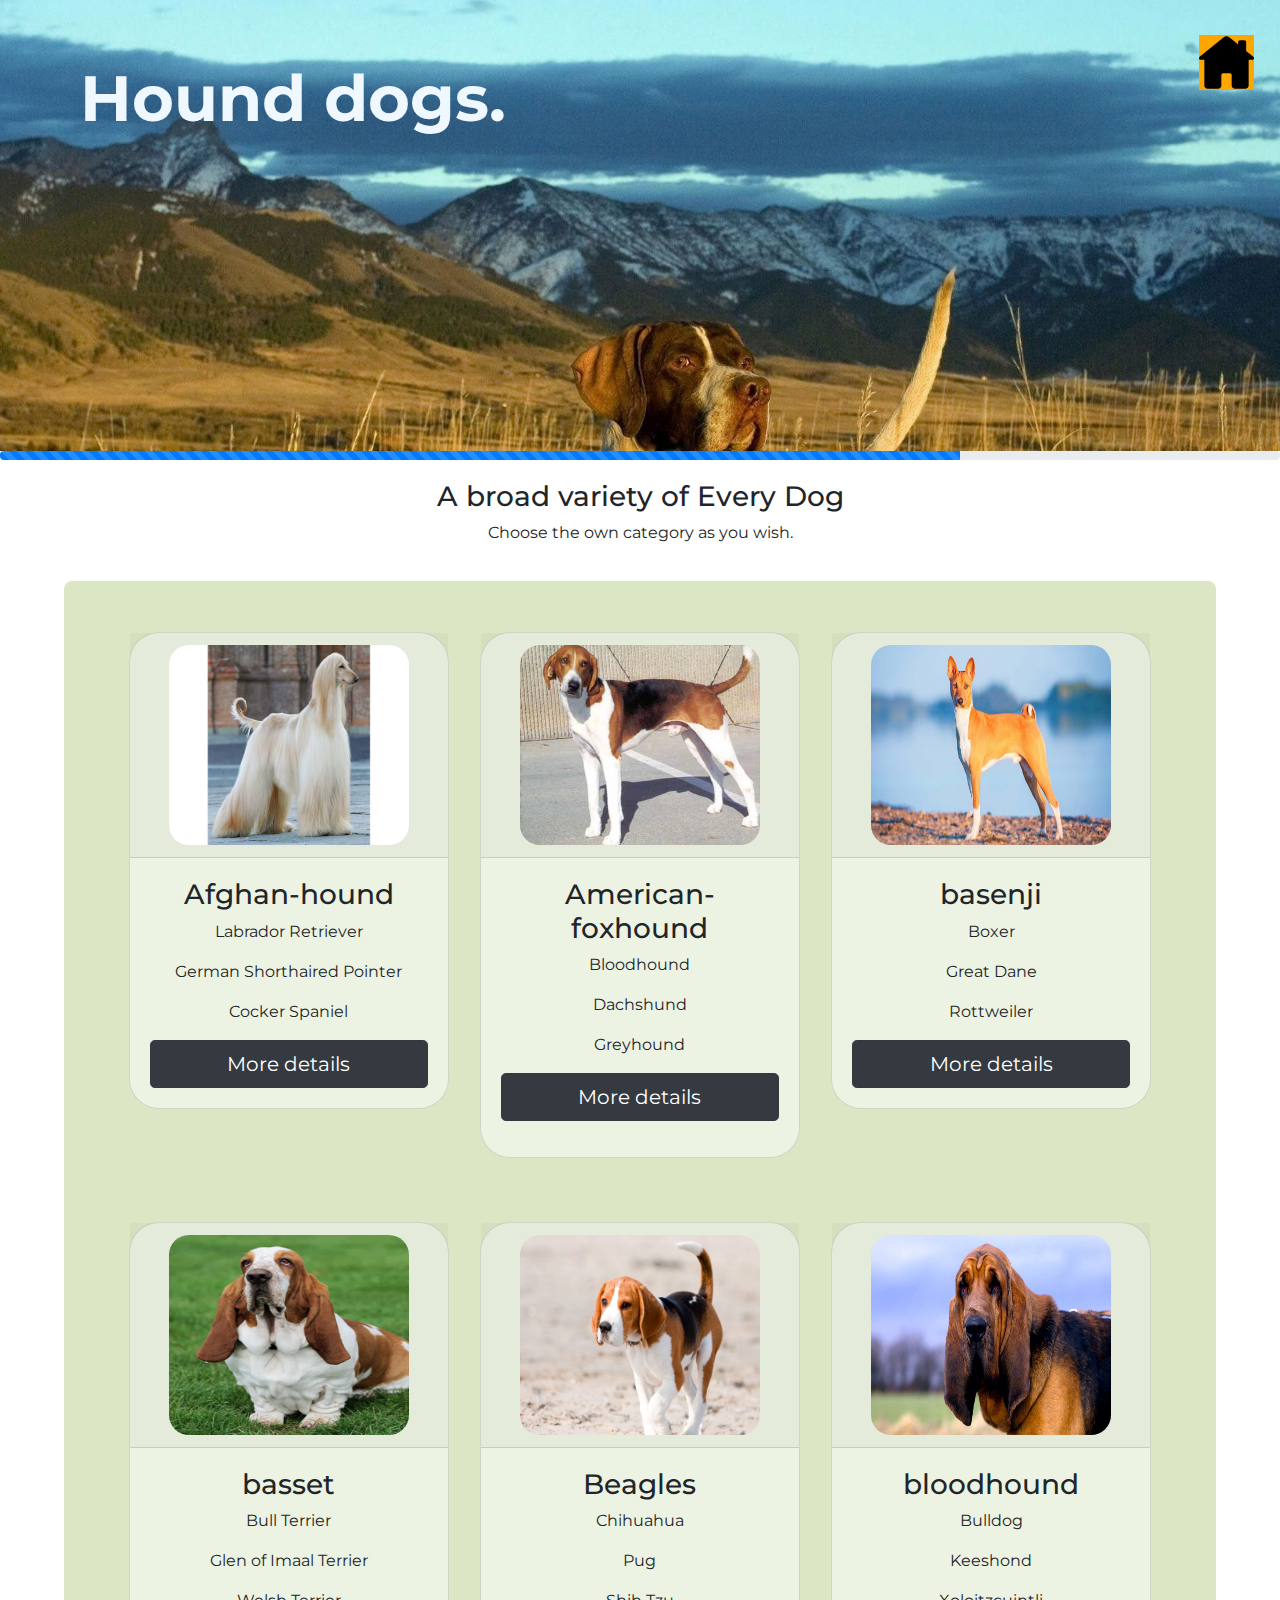
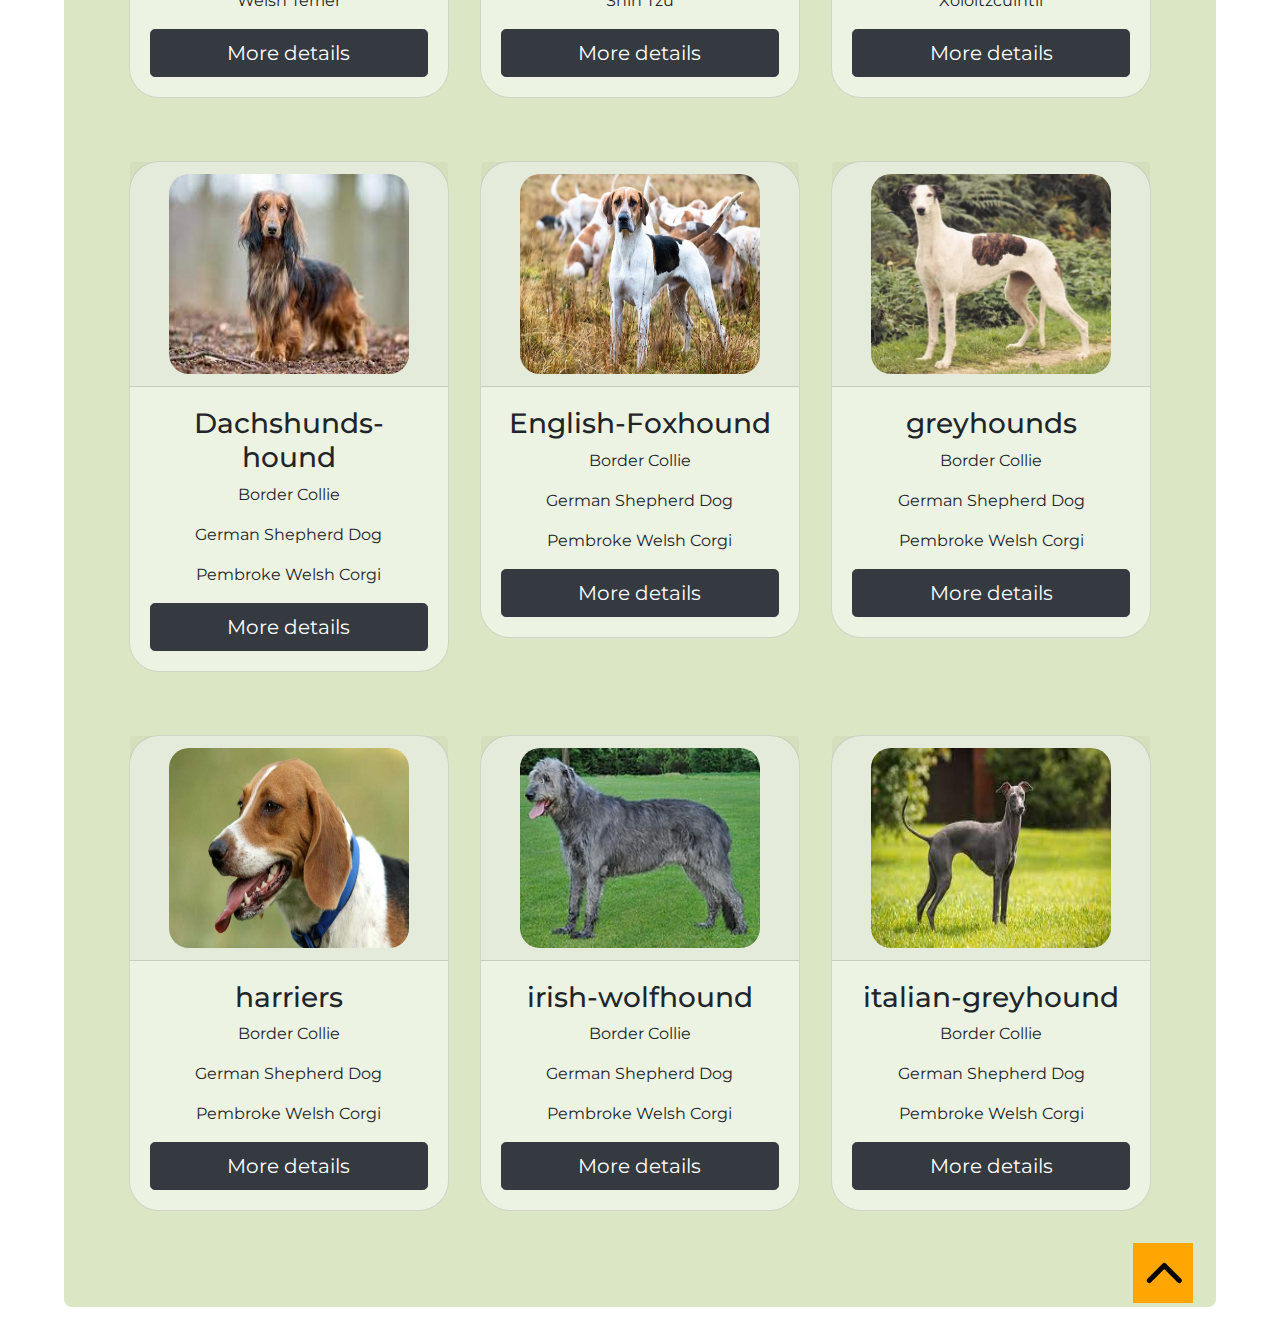
<file: hound.html>
<!DOCTYPE html>
<html lang="en">
<head>
    <meta charset="UTF-8">
    <meta http-equiv="X-UA-Compatible" content="IE=edge">
    <meta name="viewport" content="width=device-width, initial-scale=1.0">
    <title>Hound dog</title>
<!-- css links -->
    <link rel="stylesheet" href="https://cdn.jsdelivr.net/npm/bootstrap@4.0.0/dist/css/bootstrap.min.css" integrity="sha384-Gn5384xqQ1aoWXA+058RXPxPg6fy4IWvTNh0E263XmFcJlSAwiGgFAW/dAiS6JXm" crossorigin="anonymous">
    <link rel="stylesheet"  href="css/style2.css">
    <!-- css links end -->

<!-- bootstrap javascripts -->
<script src="https://code.jquery.com/jquery-3.2.1.slim.min.js" integrity="sha384-KJ3o2DKtIkvYIK3UENzmM7KCkRr/rE9/Qpg6aAZGJwFDMVNA/GpGFF93hXpG5KkN" crossorigin="anonymous"></script>
<script src="https://cdn.jsdelivr.net/npm/popper.js@1.12.9/dist/umd/popper.min.js" integrity="sha384-ApNbgh9B+Y1QKtv3Rn7W3mgPxhU9K/ScQsAP7hUibX39j7fakFPskvXusvfa0b4Q" crossorigin="anonymous"></script>
<script src="https://cdn.jsdelivr.net/npm/bootstrap@4.0.0/dist/js/bootstrap.min.js" integrity="sha384-JZR6Spejh4U02d8jOt6vLEHfe/JQGiRRSQQxSfFWpi1MquVdAyjUar5+76PVCmYl" crossorigin="anonymous"></script>
<!-- bootstrap javascripts ends-->


<!-- links for google fonts   -->
<link rel="preconnect" href="https://fonts.googleapis.com">
<link rel="preconnect" href="https://fonts.gstatic.com" crossorigin>
<link href="https://fonts.googleapis.com/css2?family=Montserrat:wght@900&display=swap" rel="stylesheet">

</head>
<body class="bod">
    <section id="title" style=" background-image: url('hounds/2171491.jpg')">
    <div class="row myrow">
        <div class="col-md-6 " >
          <a href="index.html"><img class="homebutton" src="sporting/home-svgrepo-com (2).svg"  ></a>
         <h1 class=title-head style="padding-bottom:4em ;"><b>Hound dogs.</b></h1>
       
         </div>
     
          
       </div>
    </section>

<!-- scroll bar horizontal -->

    <div class="progress bar" style="height: 9px;">
        <div class=" bar progress-bar progress-bar-striped progress-bar-animated" role="progressbar" aria-valuenow="50" aria-valuemin="0" aria-valuemax="100" style="width: 75%"></div>
      </div>
      

      <!-- scroll bar horizontal ends -->

<!-- list of dogs -->

<section id="breeds"  >
    <div class="pricing-head">
      <h3>A broad variety of Every Dog</h3>
      <p>Choose the own category as you wish.</p>
    </div>
    <!-- code for making cards starts here  -->
   <div class="container-fluid" style="background-color:rgb(219, 231, 196) ;">
    <div class="row">  
    
      <div class="col-md-6 col-lg-4 pricing-column">
        <div class="card card-item cards">
          <div class="card-header">
            <img class="breed-images" src="hounds/Afghan-hound-hound.jpg" alt="american walter spaniel">
          </div>
          <div class="card-body">
            <h3>Afghan-hound</h3>
            <p>Labrador Retriever</p>
            <p>German Shorthaired Pointer</p>
            <p>Cocker Spaniel</p>
            <a href="sporting.html"><button type="button" class="btn btn-dark btn-lg btn-block breedButtons">More details</button></a>
          </div>
        </div> 
      </div> 
   
      
      <div class="col-md-6 col-lg-4 pricing-column">
        <div class="card card-item cards">
            <div class="card-header">
                <img class="breed-images" src="hounds/american-foxhound-hound.jpg" alt="american walter spaniel">

            </div>
            <div class="card-body">
               <h3>American-foxhound</h3>
               <p>Bloodhound</p>
               <p>Dachshund </p>
               <p>Greyhound<p>
                <a href="hound.html"><button type="button" class="btn btn-dark btn-lg btn-block breedButtons">More details</button></a>
              </div>
        </div> 
       </div>
 
      
       <div class="col-lg-4 col-md-6 pricing-column"> 
         <div class="card card-item cards">  
           
          <div class="card-header">
            <img class="breed-images" src="hounds/basenji-hound.jpg" alt="Chesapeake Bay Retrievers">

           </div>
          <div class="card-body">
             <h3>basenji</h3>
             <p>Boxer</p>
             <p>Great Dane</p>
             <p>Rottweiler</p>
             <a href="working.html"><button type="button" class="btn btn-dark btn-lg btn-block breedButtons">More details</button></a>
            </div>
        </div>
       </div>


       <div class="col-lg-4 col-md-6 pricing-column"> 
        <div class="card card-item cards">  
          
         <div class="card-header">
            <img class="breed-images" src="hounds/basset-hound.jpg" alt="Clumber spaniel">

          </div>
         <div class="card-body">
            <h3>basset</h3>
            <p>Bull Terrier</p>
            <p>Glen of Imaal Terrier</p>
            <p>Welsh Terrier</p>
            <a href="terrier.html"><button type="button" class="btn btn-dark btn-lg btn-block breedButtons">More details</button></a>
           </div>
       </div>
      </div>


      <div class="col-lg-4 col-md-6 pricing-column"> 
        <div class="card card-item cards">  
          
         <div class="card-header">
            <img class="breed-images" src="hounds/beagles-hound.jpg" alt="english setter">

          </div>
         <div class="card-body">
            <h3>Beagles</h3>
            <p>Chihuahua</p>
            <p>Pug</p>
            <p>Shih Tzu</p>
            <a href="toy.html"><button type="button" class="btn btn-dark btn-lg btn-block breedButtons">More details</button></a>
           </div>
       </div>
      </div>


      <div class="col-lg-4 col-md-6 pricing-column"> 
        <div class="card card-item cards">  
          
         <div class="card-header">
            <img class="breed-images" src="hounds/bloodhound-dound.jpg" alt="english-cocker-spaniel">

          </div>
         <div class="card-body">
            <h3>bloodhound</h3>
            <p>Bulldog</p>
            <p>Keeshond</p>
            <p>Xoloitzcuintli</p>
            <a href="nonsporting.html"><button type="button" class="btn btn-dark btn-lg btn-block breedButtons">More details</button></a>
           </div>
       </div>
      </div>


      <div class="col-md-6 col-lg-4  pricing-column"> 
        <div class="card card-item cards">  
          
         <div class="card-header">
            <img class="breed-images" src="hounds/dachshunds-honnd.jfif" alt="english-springer-spaniel">

          </div>
         <div class="card-body crdBody">
            <h3>Dachshunds-hound</h3>
            <p>Border Collie</p>
            <p>German Shepherd Dog</p>
            <p>Pembroke Welsh Corgi</p>
            <a href="herding.html"><button type="button" class="btn btn-dark btn-lg btn-block breedButtons">More details</button></a>
           </div>
       </div>
      </div>


      <div class="col-md-6 col-lg-4  pricing-column"> 
        <div class="card card-item cards">  
          
         <div class="card-header">
            <img class="breed-images" src="hounds/English-Foxhound-hound.jpg" alt="German Shorthaired Pointers">

          </div>
         <div class="card-body crdBody">
            <h3>English-Foxhound</h3>
            <p>Border Collie</p>
            <p>German Shepherd Dog</p>
            <p>Pembroke Welsh Corgi</p>
            <a href="herding.html"><button type="button" class="btn btn-dark btn-lg btn-block breedButtons">More details</button></a>
           </div>
       </div>
      </div>


      <div class="col-md-6 col-lg-4  pricing-column"> 
        <div class="card card-item cards">  
          
         <div class="card-header">
            <img class="breed-images" src="hounds/greyhounds.webp" alt="German Wirehaired Pointers">

          </div>
         <div class="card-body crdBody">
            <h3>greyhounds</h3>
            <p>Border Collie</p>
            <p>German Shepherd Dog</p>
            <p>Pembroke Welsh Corgi</p>
            <a href="herding.html"><button type="button" class="btn btn-dark btn-lg btn-block breedButtons">More details</button></a>
           </div>
       </div>
      </div>


      <div class="col-md-6 col-lg-4 pricing-column"> 
        <div class="card card-item cards">  
          
         <div class="card-header">
            <img class="breed-images" src="hounds/harriers-hound.jpg" alt="Labrador-Retriever">

          </div>
         <div class="card-body crdBody">
            <h3>harriers</h3>
            <p>Border Collie</p>
            <p>German Shepherd Dog</p>
            <p>Pembroke Welsh Corgi</p>
            <a href="herding.html"><button type="button" class="btn btn-dark btn-lg btn-block breedButtons">More details</button></a>
           </div>
       </div>
      </div>


      <div class="col-md-6 col-lg-4  pricing-column"> 
        <div class="card card-item cards">  
          
         <div class="card-header">
            <img class="breed-images" src="hounds/irish-wolfhound-hound.jpg" alt="Weimaraners">

          </div>
         <div class="card-body crdBody">
            <h3>irish-wolfhound</h3>
            <p>Border Collie</p>
            <p>German Shepherd Dog</p>
            <p>Pembroke Welsh Corgi</p>
            <a href="herding.html"><button type="button" class="btn btn-dark btn-lg btn-block breedButtons">More details</button></a>
           </div>
       </div>
      </div>


      <div class="col-md-6 col-lg-4  pricing-column"> 
        <div class="card card-item cards">  
          
         <div class="card-header">
            <img class="breed-images" src="hounds/italian-greyhound-hound.jfif" alt="Weimaraners">

          </div>
         <div class="card-body crdBody">
            <h3>italian-greyhound</h3>
            <p>Border Collie</p>
            <p>German Shepherd Dog</p>
            <p>Pembroke Welsh Corgi</p>
            <a href="herding.html"><button type="button" class="btn btn-dark btn-lg btn-block breedButtons">More details</button></a>
           </div>
       </div>
      </div>
      
      
    </div>
    <a href="#title"><img class="footer" src="sporting/up-svgrepo-com.svg"></a>

   </div>

    
  </section>


<!-- list of dogs ends -->

</body>
</html>
</file>
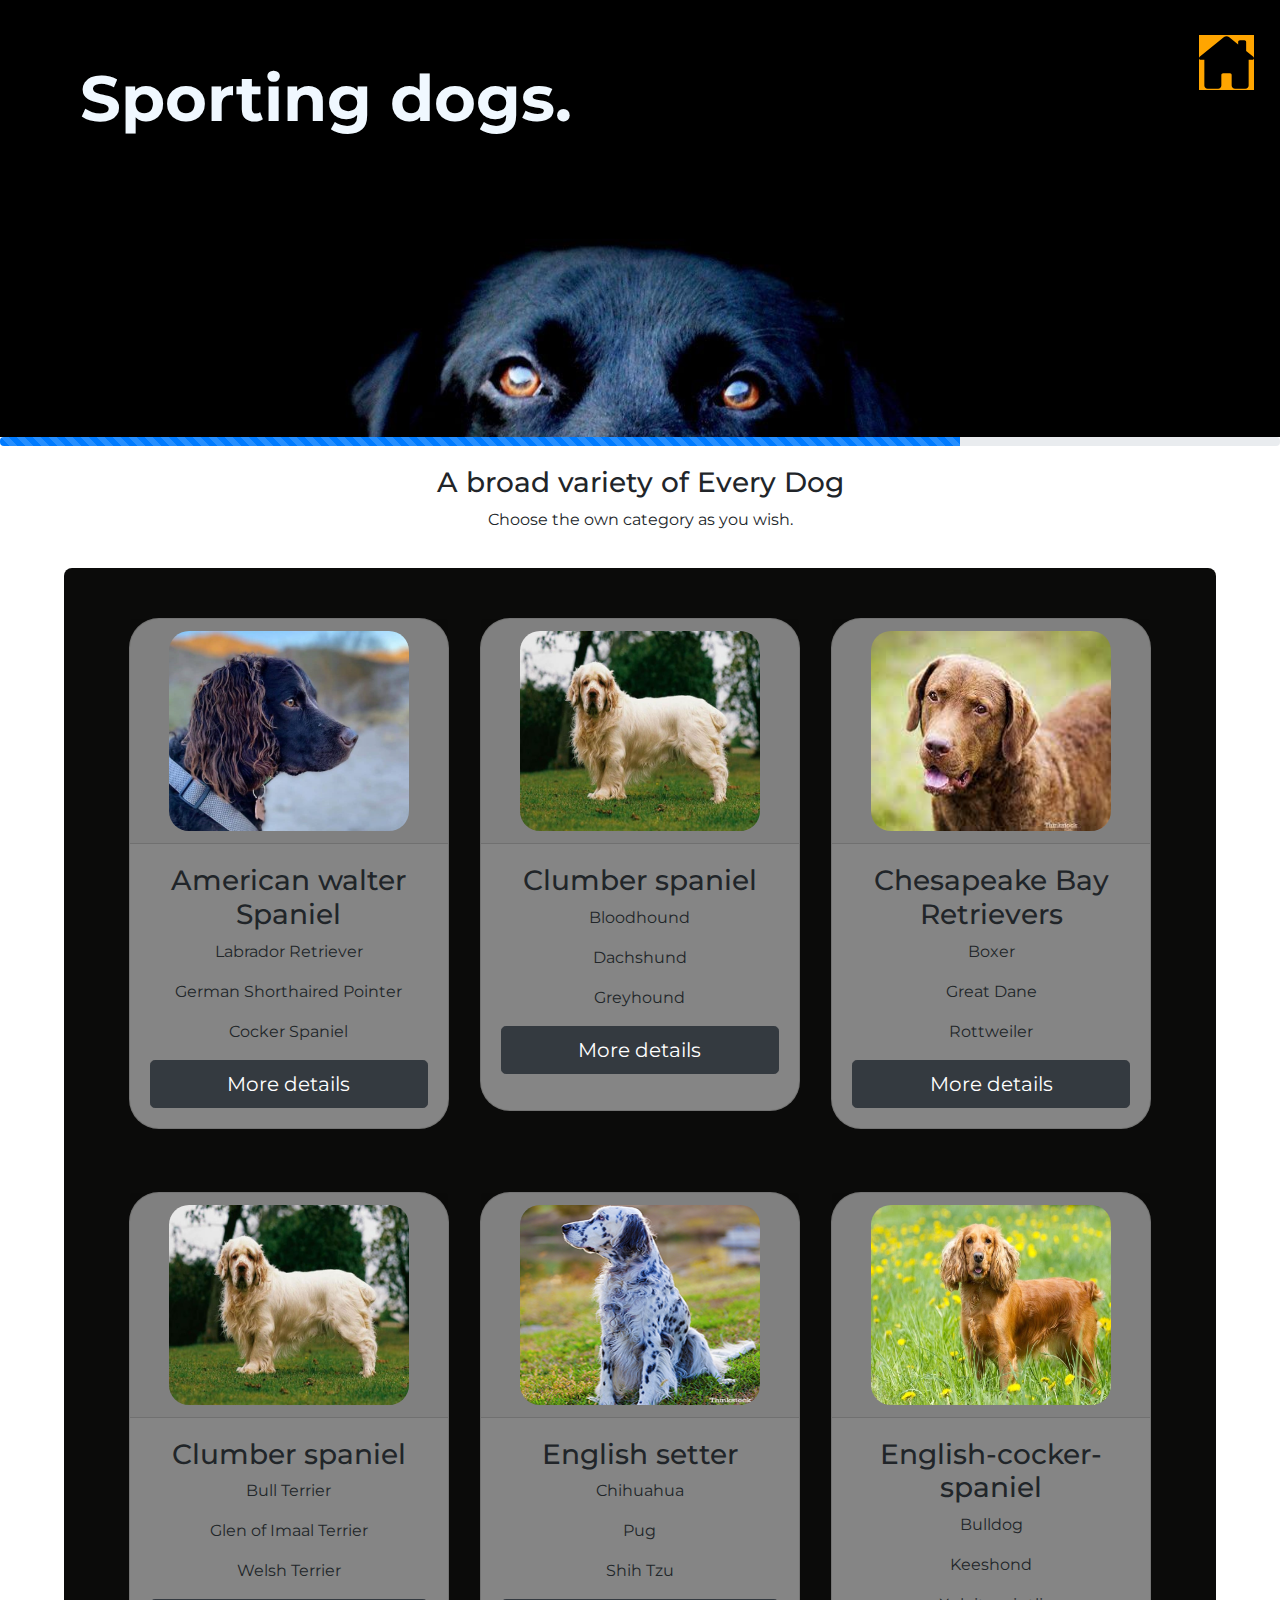
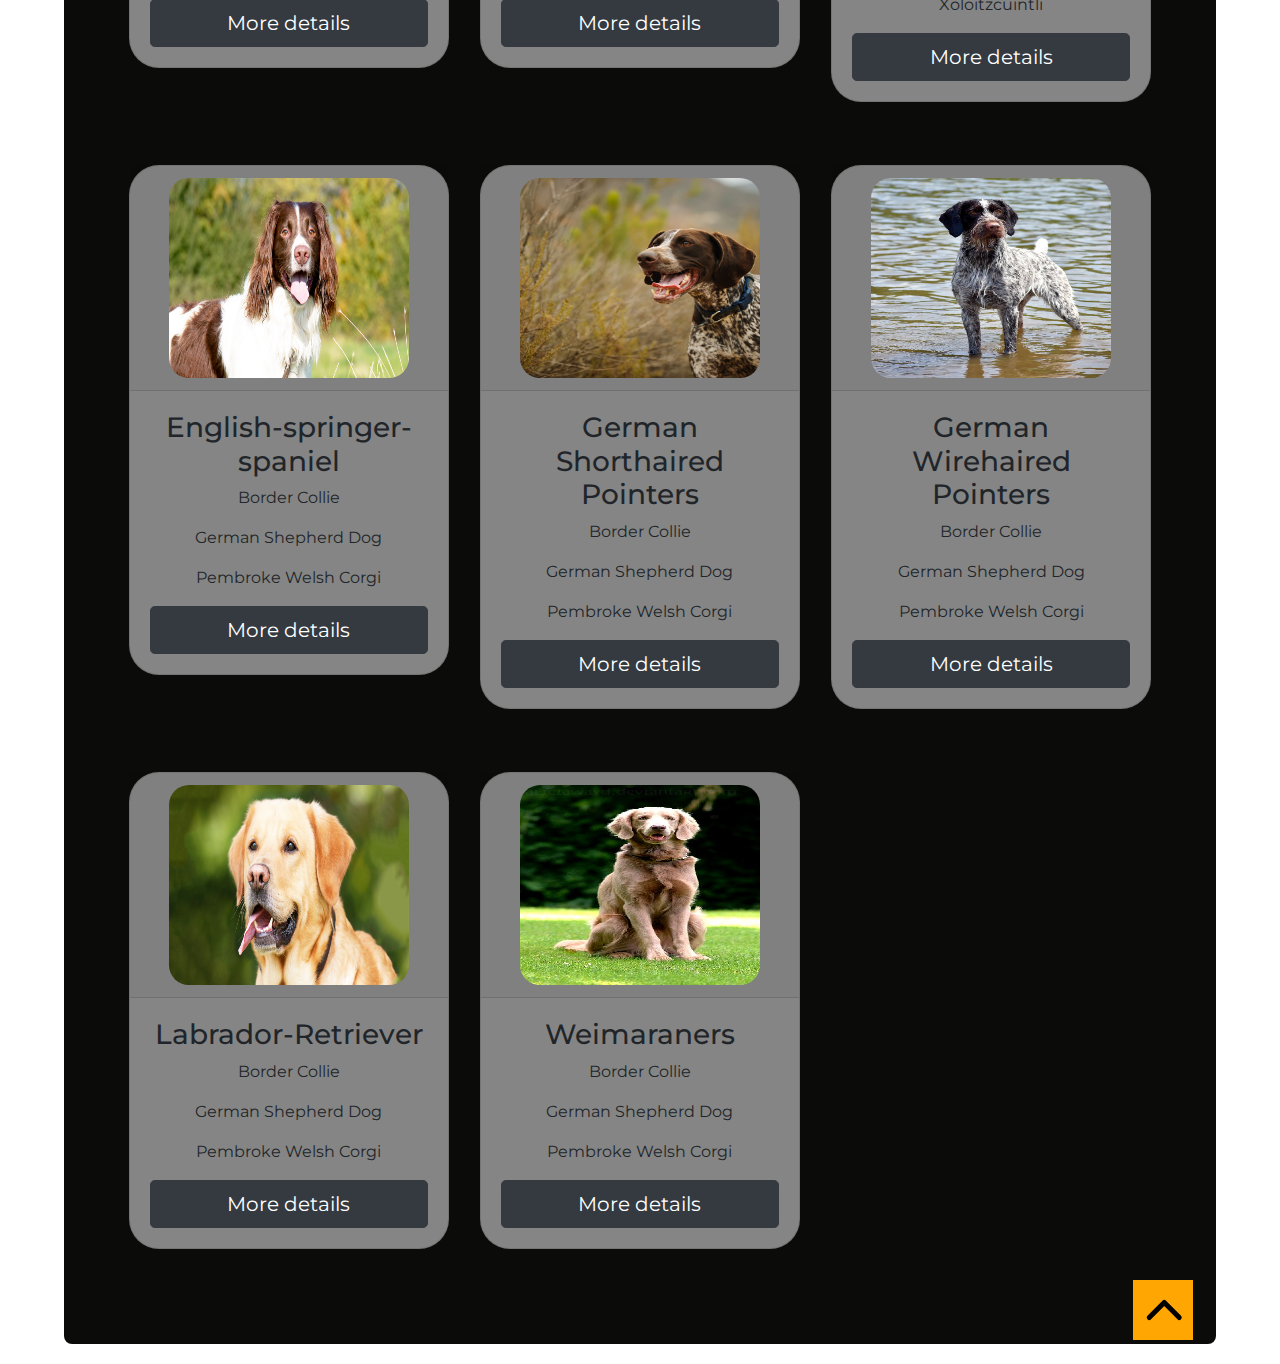
<file: sporting.html>
<!DOCTYPE html>
<html lang="en">
<head>
    <meta charset="UTF-8">
    <meta http-equiv="X-UA-Compatible" content="IE=edge">
    <meta name="viewport" content="width=device-width, initial-scale=1.0">
    <title>sporting dog</title>
<!-- css links -->
    <link rel="stylesheet" href="https://cdn.jsdelivr.net/npm/bootstrap@4.0.0/dist/css/bootstrap.min.css" integrity="sha384-Gn5384xqQ1aoWXA+058RXPxPg6fy4IWvTNh0E263XmFcJlSAwiGgFAW/dAiS6JXm" crossorigin="anonymous">
    <link rel="stylesheet"  href="css/style2.css">
    <!-- css links end -->

<!-- bootstrap javascripts -->
<script src="https://code.jquery.com/jquery-3.2.1.slim.min.js" integrity="sha384-KJ3o2DKtIkvYIK3UENzmM7KCkRr/rE9/Qpg6aAZGJwFDMVNA/GpGFF93hXpG5KkN" crossorigin="anonymous"></script>
<script src="https://cdn.jsdelivr.net/npm/popper.js@1.12.9/dist/umd/popper.min.js" integrity="sha384-ApNbgh9B+Y1QKtv3Rn7W3mgPxhU9K/ScQsAP7hUibX39j7fakFPskvXusvfa0b4Q" crossorigin="anonymous"></script>
<script src="https://cdn.jsdelivr.net/npm/bootstrap@4.0.0/dist/js/bootstrap.min.js" integrity="sha384-JZR6Spejh4U02d8jOt6vLEHfe/JQGiRRSQQxSfFWpi1MquVdAyjUar5+76PVCmYl" crossorigin="anonymous"></script>
<!-- bootstrap javascripts ends-->


<!-- links for google fonts   -->
<link rel="preconnect" href="https://fonts.googleapis.com">
<link rel="preconnect" href="https://fonts.gstatic.com" crossorigin>
<link href="https://fonts.googleapis.com/css2?family=Montserrat:wght@900&display=swap" rel="stylesheet">

</head>
<body class="bod">
    <section id="title" style=" background-image: url('sporting/sporting\ back.jpg')">
    <div class="row myrow">
        <div class="col-md-6 " >
          <a href="index.html"><img class="homebutton" src="sporting/home-svgrepo-com (2).svg"  ></a>
         <h1 class=title-head><b>Sporting dogs.</b></h1>
       
         </div>
     
          <div class="col-md-6" >
           <div class="videoContainer">
            <iframe  class=" video"  src="https://www.youtube.com/embed/naF3NgkMhr0" title="YouTube video player" frameborder="0" allow="accelerometer; autoplay; clipboard-write; encrypted-media; gyroscope; picture-in-picture" allowfullscreen></iframe>
           </div>
          </div>
       </div>
    </section>

<!-- scroll bar horizontal -->

    <div class="progress bar" style="height: 9px;">
        <div class=" bar progress-bar progress-bar-striped progress-bar-animated" role="progressbar" aria-valuenow="50" aria-valuemin="0" aria-valuemax="100" style="width: 75%"></div>
      </div>
      

      <!-- scroll bar horizontal ends -->

<!-- list of dogs -->

<section id="breeds"  >
    <div class="pricing-head">
      <h3>A broad variety of Every Dog</h3>
      <p>Choose the own category as you wish.</p>
    </div>
    <!-- code for making cards starts here  -->
   <div class="container-fluid">
    <div class="row">  
    
      <div class="col-md-6 col-lg-4 pricing-column">
        <div class="card card-item cards">
          <div class="card-header">
            <img class="breed-images" src="sporting/American Water Spaniels-sporting.jpg" alt="american walter spaniel">
          </div>
          <div class="card-body">
            <h3>American walter Spaniel</h3>
            <p>Labrador Retriever</p>
            <p>German Shorthaired Pointer</p>
            <p>Cocker Spaniel</p>
            <a href="sporting.html"><button type="button" class="btn btn-dark btn-lg btn-block breedButtons">More details</button></a>
          </div>
        </div> 
      </div> 
   
      
      <div class="col-md-6 col-lg-4 pricing-column">
        <div class="card card-item cards">
            <div class="card-header">
                <img class="breed-images" src="sporting/clumber-spaniel-sporting.jpg" alt="american walter spaniel">

            </div>
            <div class="card-body">
               <h3>Clumber spaniel</h3>
               <p>Bloodhound</p>
               <p>Dachshund </p>
               <p>Greyhound<p>
                <a href="hound.html"><button type="button" class="btn btn-dark btn-lg btn-block breedButtons">More details</button></a>
              </div>
        </div> 
       </div>
 
      
       <div class="col-lg-4 col-md-6 pricing-column"> 
         <div class="card card-item cards">  
           
          <div class="card-header">
            <img class="breed-images" src="sporting/Chesapeake Bay Retrievers-sporting.jfif" alt="Chesapeake Bay Retrievers">

           </div>
          <div class="card-body">
             <h3>Chesapeake Bay Retrievers</h3>
             <p>Boxer</p>
             <p>Great Dane</p>
             <p>Rottweiler</p>
             <a href="working.html"><button type="button" class="btn btn-dark btn-lg btn-block breedButtons">More details</button></a>
            </div>
        </div>
       </div>


       <div class="col-lg-4 col-md-6 pricing-column"> 
        <div class="card card-item cards">  
          
         <div class="card-header">
            <img class="breed-images" src="sporting/clumber-spaniel-sporting.jpg" alt="Clumber spaniel">

          </div>
         <div class="card-body">
            <h3>Clumber spaniel</h3>
            <p>Bull Terrier</p>
            <p>Glen of Imaal Terrier</p>
            <p>Welsh Terrier</p>
            <a href="terrier.html"><button type="button" class="btn btn-dark btn-lg btn-block breedButtons">More details</button></a>
           </div>
       </div>
      </div>


      <div class="col-lg-4 col-md-6 pricing-column"> 
        <div class="card card-item cards">  
          
         <div class="card-header">
            <img class="breed-images" src="sporting/English Setters-sporting.jpg" alt="english setter">

          </div>
         <div class="card-body">
            <h3>English setter</h3>
            <p>Chihuahua</p>
            <p>Pug</p>
            <p>Shih Tzu</p>
            <a href="toy.html"><button type="button" class="btn btn-dark btn-lg btn-block breedButtons">More details</button></a>
           </div>
       </div>
      </div>


      <div class="col-lg-4 col-md-6 pricing-column"> 
        <div class="card card-item cards">  
          
         <div class="card-header">
            <img class="breed-images" src="sporting/english-cocker-spaniel-sporting.jpg" alt="english-cocker-spaniel">

          </div>
         <div class="card-body">
            <h3>English-cocker-spaniel</h3>
            <p>Bulldog</p>
            <p>Keeshond</p>
            <p>Xoloitzcuintli</p>
            <a href="nonsporting.html"><button type="button" class="btn btn-dark btn-lg btn-block breedButtons">More details</button></a>
           </div>
       </div>
      </div>


      <div class="col-md-6 col-lg-4  pricing-column"> 
        <div class="card card-item cards">  
          
         <div class="card-header">
            <img class="breed-images" src="sporting/english-springer-spaniel-HERO-sporting.webp" alt="english-springer-spaniel">

          </div>
         <div class="card-body crdBody">
            <h3>English-springer-spaniel</h3>
            <p>Border Collie</p>
            <p>German Shepherd Dog</p>
            <p>Pembroke Welsh Corgi</p>
            <a href="herding.html"><button type="button" class="btn btn-dark btn-lg btn-block breedButtons">More details</button></a>
           </div>
       </div>
      </div>


      <div class="col-md-6 col-lg-4  pricing-column"> 
        <div class="card card-item cards">  
          
         <div class="card-header">
            <img class="breed-images" src="sporting/German Shorthaired Pointers-sporting.jpg" alt="German Shorthaired Pointers">

          </div>
         <div class="card-body crdBody">
            <h3>German Shorthaired Pointers</h3>
            <p>Border Collie</p>
            <p>German Shepherd Dog</p>
            <p>Pembroke Welsh Corgi</p>
            <a href="herding.html"><button type="button" class="btn btn-dark btn-lg btn-block breedButtons">More details</button></a>
           </div>
       </div>
      </div>


      <div class="col-md-6 col-lg-4  pricing-column"> 
        <div class="card card-item cards">  
          
         <div class="card-header">
            <img class="breed-images" src="sporting/German Wirehaired Pointers-sporting.jpeg" alt="German Wirehaired Pointers">

          </div>
         <div class="card-body crdBody">
            <h3>German Wirehaired Pointers</h3>
            <p>Border Collie</p>
            <p>German Shepherd Dog</p>
            <p>Pembroke Welsh Corgi</p>
            <a href="herding.html"><button type="button" class="btn btn-dark btn-lg btn-block breedButtons">More details</button></a>
           </div>
       </div>
      </div>


      <div class="col-md-6 col-lg-4 pricing-column"> 
        <div class="card card-item cards">  
          
         <div class="card-header">
            <img class="breed-images" src="sporting/Labrador-Retriever-Hero-sporting.webp" alt="Labrador-Retriever">

          </div>
         <div class="card-body crdBody">
            <h3>Labrador-Retriever</h3>
            <p>Border Collie</p>
            <p>German Shepherd Dog</p>
            <p>Pembroke Welsh Corgi</p>
            <a href="herding.html"><button type="button" class="btn btn-dark btn-lg btn-block breedButtons">More details</button></a>
           </div>
       </div>
      </div>


      <div class="col-md-6 col-lg-4  pricing-column"> 
        <div class="card card-item cards">  
          
         <div class="card-header">
            <img class="breed-images" src="sporting/Weimaraners, Golden Retrievers-sporting.jpg" alt="Weimaraners">

          </div>
         <div class="card-body crdBody">
            <h3>Weimaraners</h3>
            <p>Border Collie</p>
            <p>German Shepherd Dog</p>
            <p>Pembroke Welsh Corgi</p>
            <a href="herding.html"><button type="button" class="btn btn-dark btn-lg btn-block breedButtons">More details</button></a>
           </div>
       </div>
      </div>
      
      
    </div>
    <a href="#title"><img class="footer" src="sporting/up-svgrepo-com.svg"></a>

   </div>

    
  </section>


<!-- list of dogs ends -->

</body>
</html>
</file>
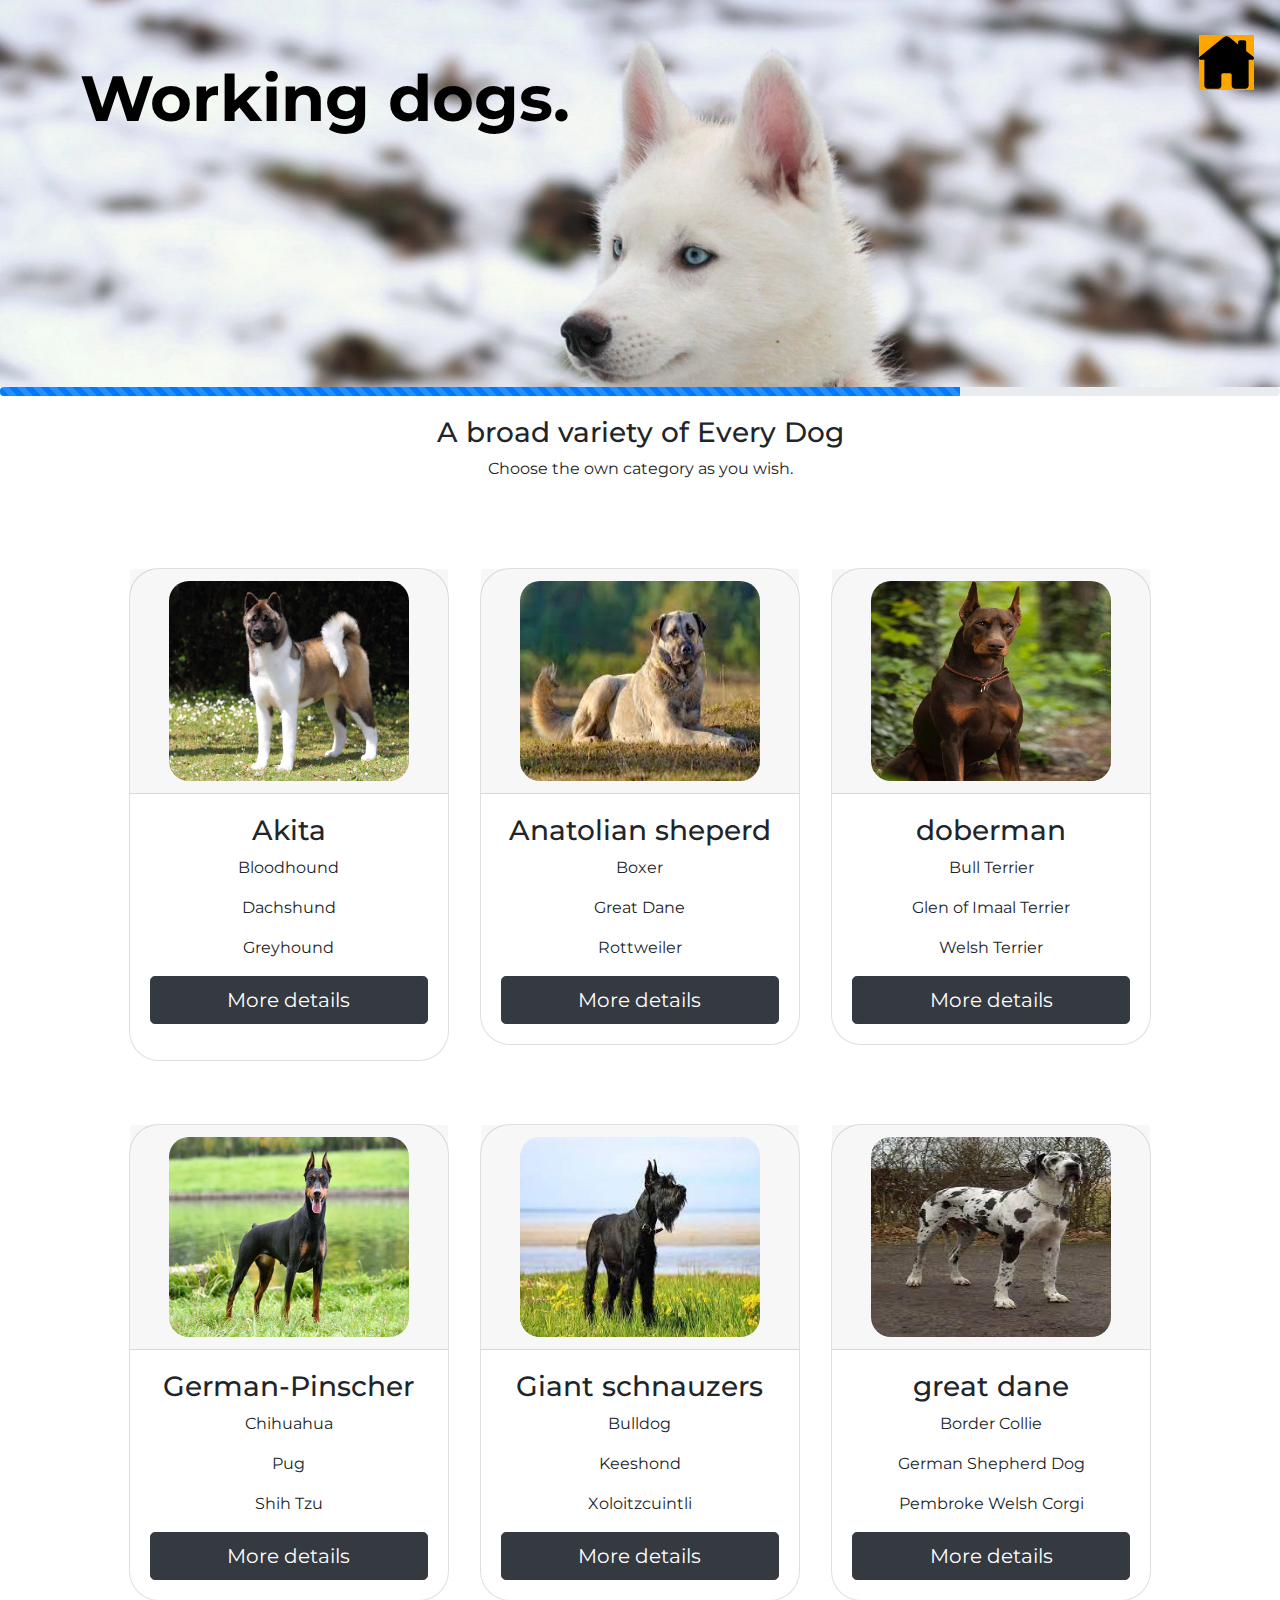
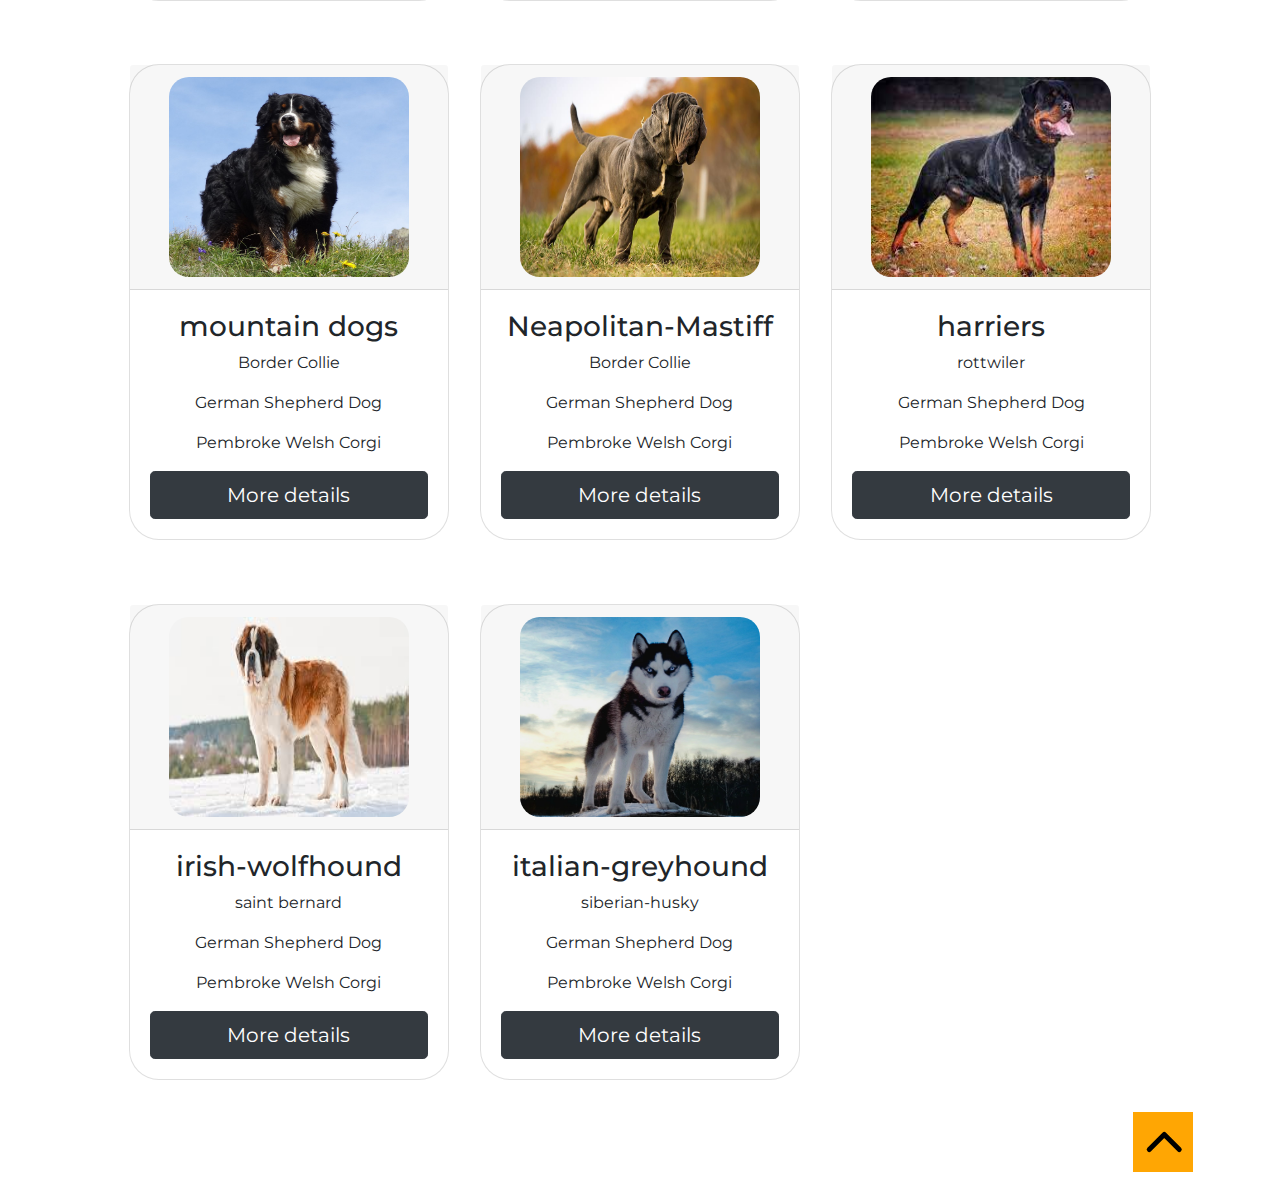
<file: working.html>
<!DOCTYPE html>
<html lang="en">
<head>
    <meta charset="UTF-8">
    <meta http-equiv="X-UA-Compatible" content="IE=edge">
    <meta name="viewport" content="width=device-width, initial-scale=1.0">
    <title>Working dog</title>
<!-- css links -->
    <link rel="stylesheet" href="https://cdn.jsdelivr.net/npm/bootstrap@4.0.0/dist/css/bootstrap.min.css" integrity="sha384-Gn5384xqQ1aoWXA+058RXPxPg6fy4IWvTNh0E263XmFcJlSAwiGgFAW/dAiS6JXm" crossorigin="anonymous">
    <link rel="stylesheet"  href="css/style2.css">
    <!-- css links end -->

<!-- bootstrap javascripts -->
<script src="https://code.jquery.com/jquery-3.2.1.slim.min.js" integrity="sha384-KJ3o2DKtIkvYIK3UENzmM7KCkRr/rE9/Qpg6aAZGJwFDMVNA/GpGFF93hXpG5KkN" crossorigin="anonymous"></script>
<script src="https://cdn.jsdelivr.net/npm/popper.js@1.12.9/dist/umd/popper.min.js" integrity="sha384-ApNbgh9B+Y1QKtv3Rn7W3mgPxhU9K/ScQsAP7hUibX39j7fakFPskvXusvfa0b4Q" crossorigin="anonymous"></script>
<script src="https://cdn.jsdelivr.net/npm/bootstrap@4.0.0/dist/js/bootstrap.min.js" integrity="sha384-JZR6Spejh4U02d8jOt6vLEHfe/JQGiRRSQQxSfFWpi1MquVdAyjUar5+76PVCmYl" crossorigin="anonymous"></script>
<!-- bootstrap javascripts ends-->


<!-- links for google fonts   -->
<link rel="preconnect" href="https://fonts.googleapis.com">
<link rel="preconnect" href="https://fonts.gstatic.com" crossorigin>
<link href="https://fonts.googleapis.com/css2?family=Montserrat:wght@900&display=swap" rel="stylesheet">

</head>
<body class="bod">
    <section id="title" style=" background-image: url('working/1708621.jpg')">
    <div class="row myrow">
        <div class="col-md-6 " >
          <a href="index.html"><img class="homebutton" src="sporting/home-svgrepo-com (2).svg"  ></a>
         <h1 class=title-head style="color:black ; padding-bottom: 3em;"><b>Working dogs.</b></h1>
       
         </div>
     
          <!-- <div class="col-md-6" >
          
          </div> -->
       </div>
    </section>

<!-- scroll bar horizontal -->

    <div class="progress bar" style="height: 9px;">
        <div class=" bar progress-bar progress-bar-striped progress-bar-animated" role="progressbar" aria-valuenow="50" aria-valuemin="0" aria-valuemax="100" style="width: 75%"></div>
      </div>
      

      <!-- scroll bar horizontal ends -->

<!-- list of dogs -->

<section id="breeds"  >
    <div class="pricing-head">
      <h3>A broad variety of Every Dog</h3>
      <p>Choose the own category as you wish.</p>
    </div>
    <!-- code for making cards starts here  -->
   <div class="container-fluid" style="background-color:white ;">
    <div class="row">  
    
  
   
      
      <div class="col-md-6 col-lg-4 pricing-column">
        <div class="card card-item cards">
            <div class="card-header">
                <img class="breed-images" src="working/Akita.webp" alt="american walter spaniel">

            </div>
            <div class="card-body">
               <h3>Akita</h3>
               <p>Bloodhound</p>
               <p>Dachshund </p>
               <p>Greyhound<p>
                <a href="hound.html"><button type="button" class="btn btn-dark btn-lg btn-block breedButtons">More details</button></a>
              </div>
        </div> 
       </div>
 
      
       <div class="col-lg-4 col-md-6 pricing-column"> 
         <div class="card card-item cards">  
           
          <div class="card-header">
            <img class="breed-images" src="working/anatolian sheperd.jfif" alt="Chesapeake Bay Retrievers">

           </div>
          <div class="card-body">
             <h3>Anatolian sheperd</h3>
             <p>Boxer</p>
             <p>Great Dane</p>
             <p>Rottweiler</p>
             <a href="working.html"><button type="button" class="btn btn-dark btn-lg btn-block breedButtons">More details</button></a>
            </div>
        </div>
       </div>


       <div class="col-lg-4 col-md-6 pricing-column"> 
        <div class="card card-item cards">  
          
         <div class="card-header">
            <img class="breed-images" src="working/doberman.jpg" alt="Clumber spaniel">

          </div>
         <div class="card-body">
            <h3>doberman</h3>
            <p>Bull Terrier</p>
            <p>Glen of Imaal Terrier</p>
            <p>Welsh Terrier</p>
            <a href="terrier.html"><button type="button" class="btn btn-dark btn-lg btn-block breedButtons">More details</button></a>
           </div>
       </div>
      </div>


      <div class="col-lg-4 col-md-6 pricing-column"> 
        <div class="card card-item cards">  
          
         <div class="card-header">
            <img class="breed-images" src="working/German-Pinscher.jpg" alt="english setter">

          </div>
         <div class="card-body">
            <h3>German-Pinscher</h3>
            <p>Chihuahua</p>
            <p>Pug</p>
            <p>Shih Tzu</p>
            <a href="toy.html"><button type="button" class="btn btn-dark btn-lg btn-block breedButtons">More details</button></a>
           </div>
       </div>
      </div>


      <div class="col-lg-4 col-md-6 pricing-column"> 
        <div class="card card-item cards">  
          
         <div class="card-header">
            <img class="breed-images" src="working/ggiant schnauzers.jfif" alt="english-cocker-spaniel">

          </div>
         <div class="card-body">
            <h3>Giant schnauzers</h3>
            <p>Bulldog</p>
            <p>Keeshond</p>
            <p>Xoloitzcuintli</p>
            <a href="nonsporting.html"><button type="button" class="btn btn-dark btn-lg btn-block breedButtons">More details</button></a>
           </div>
       </div>
      </div>


      <div class="col-md-6 col-lg-4  pricing-column"> 
        <div class="card card-item cards">  
          
         <div class="card-header">
            <img class="breed-images" src="working/great dane.jfif" alt="english-springer-spaniel">

          </div>
         <div class="card-body crdBody">
            <h3>great dane</h3>
            <p>Border Collie</p>
            <p>German Shepherd Dog</p>
            <p>Pembroke Welsh Corgi</p>
            <a href="herding.html"><button type="button" class="btn btn-dark btn-lg btn-block breedButtons">More details</button></a>
           </div>
       </div>
      </div>


      <div class="col-md-6 col-lg-4  pricing-column"> 
        <div class="card card-item cards">  
          
         <div class="card-header">
            <img class="breed-images" src="working/mountain dogs.jpg" alt="German Shorthaired Pointers">

          </div>
         <div class="card-body crdBody">
            <h3>mountain dogs</h3>
            <p>Border Collie</p>
            <p>German Shepherd Dog</p>
            <p>Pembroke Welsh Corgi</p>
            <a href="herding.html"><button type="button" class="btn btn-dark btn-lg btn-block breedButtons">More details</button></a>
           </div>
       </div>
      </div>


      <div class="col-md-6 col-lg-4  pricing-column"> 
        <div class="card card-item cards">  
          
         <div class="card-header">
            <img class="breed-images" src="working/Neapolitan-Mastiff.jpg" alt="German Wirehaired Pointers">

          </div>
         <div class="card-body crdBody">
            <h3>Neapolitan-Mastiff</h3>
            <p>Border Collie</p>
            <p>German Shepherd Dog</p>
            <p>Pembroke Welsh Corgi</p>
            <a href="herding.html"><button type="button" class="btn btn-dark btn-lg btn-block breedButtons">More details</button></a>
           </div>
       </div>
      </div>


      <div class="col-md-6 col-lg-4 pricing-column"> 
        <div class="card card-item cards">  
          
         <div class="card-header">
            <img class="breed-images" src="working/rottwiler.jfif" alt="Labrador-Retriever">

          </div>
         <div class="card-body crdBody">
            <h3>harriers</h3>
            <p>rottwiler</p>
            <p>German Shepherd Dog</p>
            <p>Pembroke Welsh Corgi</p>
            <a href="herding.html"><button type="button" class="btn btn-dark btn-lg btn-block breedButtons">More details</button></a>
           </div>
       </div>
      </div>


      <div class="col-md-6 col-lg-4  pricing-column"> 
        <div class="card card-item cards">  
          
         <div class="card-header">
            <img class="breed-images" src="working/saint bernard.jfif" alt="Weimaraners">

          </div>
         <div class="card-body crdBody">
            <h3>irish-wolfhound</h3>
            <p>saint bernard</p>
            <p>German Shepherd Dog</p>
            <p>Pembroke Welsh Corgi</p>
            <a href="herding.html"><button type="button" class="btn btn-dark btn-lg btn-block breedButtons">More details</button></a>
           </div>
       </div>
      </div>


      <div class="col-md-6 col-lg-4  pricing-column"> 
        <div class="card card-item cards">  
          
         <div class="card-header">
            <img class="breed-images" src="working/siberian-husky.webp" alt="Weimaraners">

          </div>
         <div class="card-body crdBody">
            <h3>italian-greyhound</h3>
            <p>siberian-husky</p>
            <p>German Shepherd Dog</p>
            <p>Pembroke Welsh Corgi</p>
            <a href="herding.html"><button type="button" class="btn btn-dark btn-lg btn-block breedButtons">More details</button></a>
           </div>
       </div>
      </div>
      
      
    </div>
    <a href="#title"><img class="footer" src="sporting/up-svgrepo-com.svg"></a>

   </div>

    
  </section>


<!-- list of dogs ends -->

</body>
</html>
</file>
<file: css/style2.css>
.bod{
    font-family: "montserrat";  
}
#title{
    
    align-content: center;
    background-position: center;
    background-size: cover;
   background-repeat: no-repeat;
  background-attachment: fixed; 
  
    padding-bottom: 50px;
}
.title-head{
    font-size: 4em;
    
margin-top:30px;
margin-left:5rem;
/* margin-left: 60px;   */
}


.myrow{
    padding-top: 30px;
    align-content: center;
   
    color: aliceblue;
    
}



.videoContainer{
  align-items: center;
  padding-left: 50px;
}
.video{
    height: 350px;
    width: 500px;
    
}

.bar{
    position:sticky;
}

/* breeds section starts */
#breeds{
 background-color: white;   
 text-align: center;
}
.container-fluid{
    padding: 1.5% 5% 5%;
width: 90%;
    background-color: rgb(11, 11, 10);
    border-radius: 8px;
    backdrop-filter: blur(10px);
    -webkit-backdrop-filter: blur(10px);
    margin-bottom: 20px;
}
.pricing-head{
    padding: 20px;
}
.pricing-column{
    padding: 3% 1.5%;
    text-align: center;
    
}

.breed-images{
    height: 200px;
    width: 240px;
    border-radius: 20px;
}
@media (max-width:700px){
    .middle > img{
        height: 150px;
        width: 150px;
       
    }
   
}

.cards{
    background-color: rgb(255 255 255 /50%);
    border-radius: 30px;
    
}

/* footer */
.footer{
    height: 60px;
    width: 60px;
    position:absolute;
    background-color: orange;
    right: 2%;

}

.footer:hover{
    background-color:  orange;
    transition:ease-in 200ms;
    transform:scale(1.5);
    border-radius: 100px;
}
.homebutton{
    margin-top: 5px;
    border-radius: 100;
    position: fixed;
    z-index: 2;
    right:2%;
    background-color: orange;
    height: 55px;
    width: 55px;
}
.homebutton:hover{
    background-color:  orange;
    transition:ease-in 100ms;
    transform:scale(1.15);
    border-radius: 100px;
}
</file>
